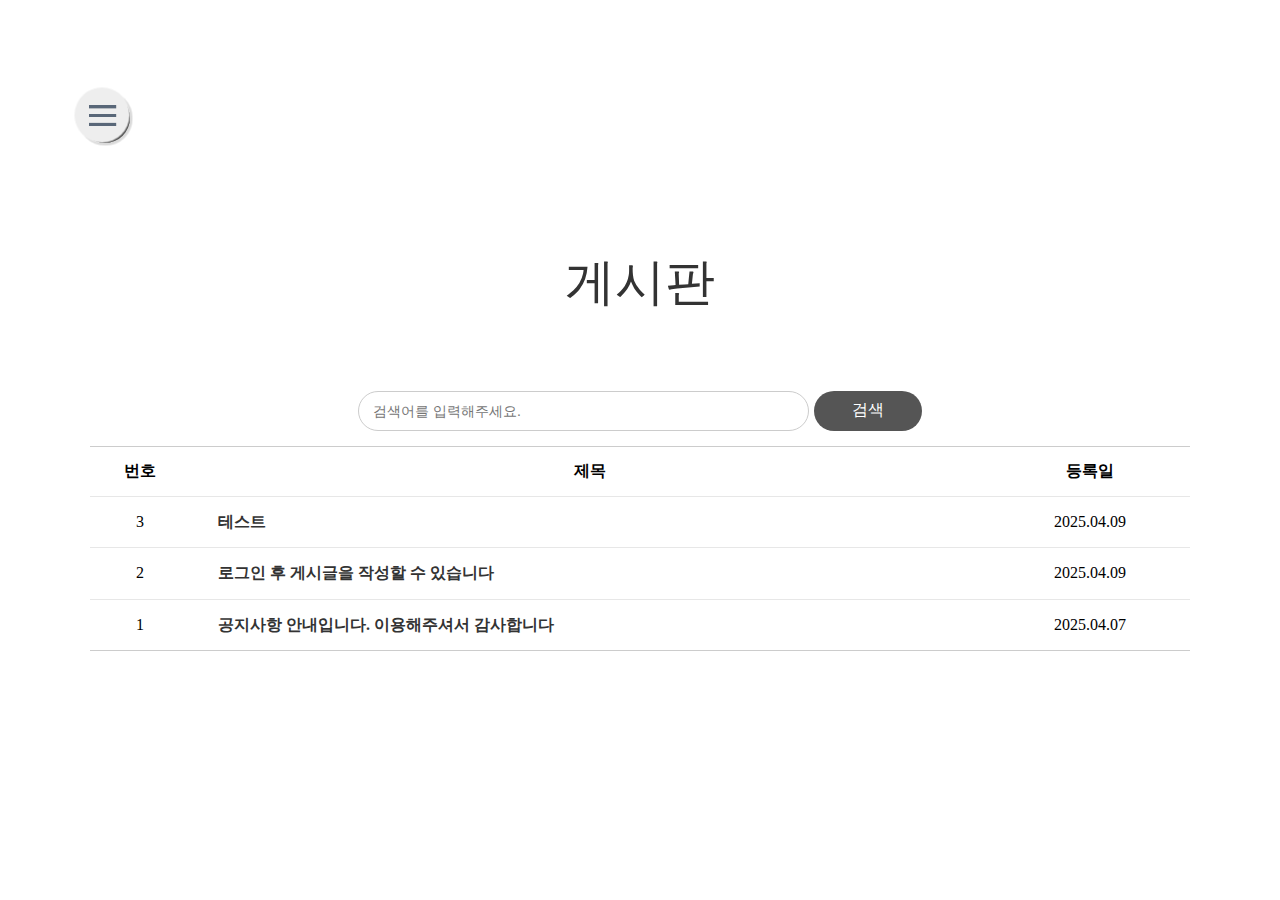
<file: board/board.html>
<!DOCTYPE html>
<html lang="en">
<head>
    <meta charset="UTF-8">
    <link rel="stylesheet" href="board.css">
    <link rel="stylesheet" href="../navi/navi.css">
</head> 
<body>
    
    <div id="navi-container"></div>
    <section class="notice">
        <div class="page-title">
              <div class="container">
                  <h3>게시판</h3>
              </div>
          </div>
          <div id="board-search">
              <div class="container">
                  <div class="search-window">
                      <form action="">
                          <div class="search-wrap">
                              <label for="search" class="blind">내용 검색</label>
                              <input id="search" type="search" name="" placeholder="검색어를 입력해주세요." value="">
                              <button type="submit" class="btn btn-dark">검색</button>
                          </div>
                      </form>
                  </div>
              </div>
          </div>
          <div id="board-list">
              <div class="container">
                  <table class="board-table">
                      <thead>
                      <tr>
                          <th scope="col" class="th-num">번호</th>
                          <th scope="col" class="th-title">제목</th>
                          <th scope="col" class="th-date">등록일</th>
                      </tr>
                      </thead>
                      <tbody>
                      <tr>
                          <td>3</td>
                          <th>
                            <a href="#!">테스트</a>
                            <p>테스트</p>
                          </th>
                          <td>2025.04.09</td>
                      </tr>
      
                      <tr>
                          <td>2</td>
                          <th><a href="#!">로그인 후 게시글을 작성할 수 있습니다</a></th>
                          <td>2025.04.09</td>
                      </tr>
      
                      <tr>
                          <td>1</td>
                          <th><a href="#!">공지사항 안내입니다. 이용해주셔서 감사합니다</a></th>
                          <td>2025.04.07</td>
                      </tr>
                      </tbody>
                  </table>
              </div>
          </div>
      
      </section>
      <script type="module" src="board.js"></script>
</body>
</html>
</file>
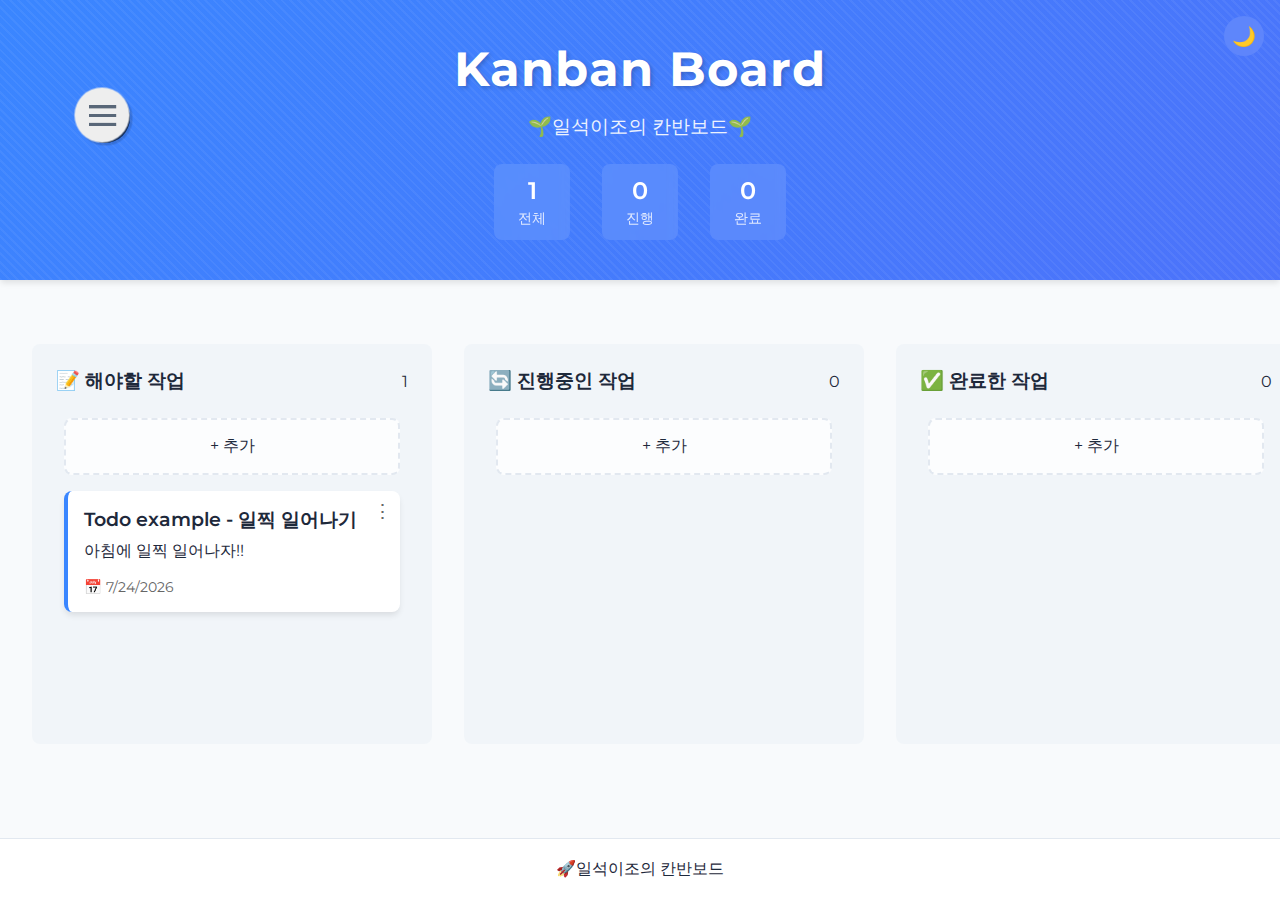
<file: kanban/kanban.html>
<!DOCTYPE html>
<html lang="en">

<head>
	<meta charset="UTF-8" />
	<meta name="viewport" content="width=device-width, initial-scale=1.0" />
	<title>Kanban Board</title>
	<link href="https://fonts.googleapis.com/css2?family=Montserrat:wght@400;600&display=swap" rel="stylesheet">
    <link rel="stylesheet" href="/kanban/kanban.css">
	<link rel="stylesheet" href="../navi/navi.css">
</head>

<body>
	<div id="navi-container"></div>
	<button class="theme-toggle" id="themeToggle">🌙</button>


	<!--------------------------------------------헤더------------------------------------------------------->
	<header class="header">
		<div class="header__content">
			<h1 class="header__title">Kanban Board</h1>
			<p class="header__subtitle">🌱일석이조의 칸반보드🌱</p>
			<div class="header__stats">
				<div class="header__stat">
					<div class="header__stat-value" id="totalTasks">0</div>
					<div class="header__stat-label">전체</div>
				</div>
				<div class="header__stat">
					<div class="header__stat-value" id="inProgressTasks">0</div>
					<div class="header__stat-label">진행</div>
				</div>
				<div class="header__stat">
					<div class="header__stat-value" id="completedTasks">0</div>
					<div class="header__stat-label">완료</div>
				</div>
			</div>
		</div>
	</header>
	<!-----------------------------------------헤더 END----------------------------------------------------->


	<!------------------------------------------main block------------------------------------------------------->
	<div class="container">
		<div class="board">
			<div class="column" id="todo">
				<div class="column__header">
					<h2 class="column__title">📝 해야할 작업</h2>
					<span class="column__count">0</span>
				</div>
				<div class="task-list">
					<div class="add-task">+ 추가</div>
				</div>
			</div>

			<div class="column" id="progress">
				<div class="column__header">
					<h2 class="column__title">🔄 진행중인 작업</h2>
					<span class="column__count">0</span>
				</div>
				<div class="task-list">
					<div class="add-task">+ 추가</div>
				</div>
			</div>

			<div class="column" id="done">
				<div class="column__header">
					<h2 class="column__title">✅ 완료한 작업</h2>
					<span class="column__count">0</span>
				</div>
				<div class="task-list">
					<div class="add-task">+ 추가</div>
				</div>
			</div>
		</div>
	</div>
	<!------------------------------------------main block------------------------------------------------------->


	<!----------------------------------------작업 추가 modal-------------------------------------------------------->
	<div class="modal" id="taskModal">
		<div class="modal__content">
			<button class="modal__close" onclick="closeModal()">&times;</button>
			<h2>작업 추가</h2>
			<br>
			<form class="task-form" id="taskForm">
				<input type="hidden" id="editTaskId">
				<input type="hidden" id="columnType">
				<div class="form-group">
					<label for="taskTitle">제목</label>
					<input type="text" id="taskTitle" required>
				</div>
				<div class="form-group">
					<label for="taskDescription">설명</label>
					<textarea id="taskDescription" rows="3"></textarea>
				</div>
				<div class="form-group">
					<label for="taskDeadline">마감기한</label>
					<input type="date" id="taskDeadline">
				</div>
				<div class="form-group">
					<label>라벨 색상</label>
					<div class="color-picker">
						<input type="color" id="taskColor" value="#3a86ff">
						<span>할일에 표시될 색상을 선택해주세요!</span>
					</div>
				</div>
				<button type="submit" class="btn">Add Task</button>
			</form>
		</div>
	</div>
	<!----------------------------------------작업 추가 modal END---------------------------------------------------->


	<!-------------------------------------------공통 확인 modal ---------------------------------------------------->
	<div class="modal" id="confirmationModal">
		<div class="modal__content">
			<div class="confirmation-check">✅</div>
			<p id="confirmationMessage"></p>
		</div>
	</div>
	<!-------------------------------------------공통 확인 modal END------------------------------------------------->


	<!---------------------------------------------삭제 확인 modal ---------------------------------------------------->
	<div class="modal" id="deleteConfirmationModal">
		<div class="modal__content">
			<h3>🗑️할일 삭제🗑️</h3>
			<br>
			<p>정말로 삭제하시겠습니까?</p>
			<div style="display: flex; gap: 1rem; justify-content: center; margin-top: 1.5rem;">
				<button class="btn" id="cancelDeleteBtn">취소</button>
				<button class="btn" style="background: var(--accent)" id="confirmDeleteBtn">삭제</button>
			</div>
		</div>
	</div>
	<!-------------------------------------------삭제 확인 modal END------------------------------------------------->

	
	<!----------------------------------------Footer---------------------------------------------------------->
	<footer class="footer">
		<div class="social-links">
            🚀일석이조의 칸반보드
		</div>
	</footer>
	<!----------------------------------------Footer END------------------------------------------------------>

</body>

<script type="module" src="/kanban/kanban.js"></script>

</html>
</file>
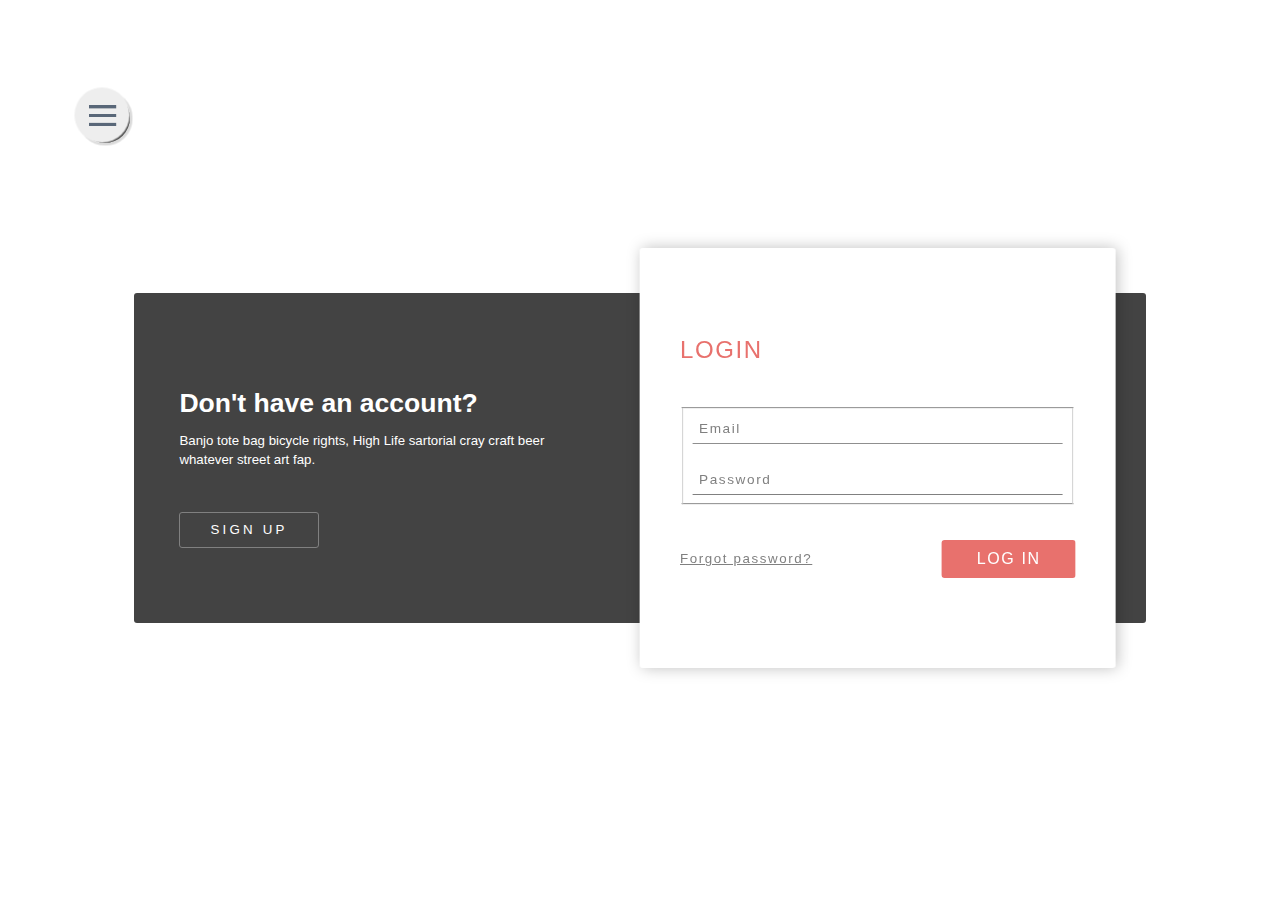
<file: login/login.html>
<!DOCTYPE html>
<html lang="en">
    <head>
        <link rel="stylesheet" href="login.css">
      <link rel="stylesheet" href="../navi/navi.css">
    </head>
    <body>
<section class="user">
  <div id="navi-container"></div>
    <div class="user_options-container">
      
      <div class="user_options-text">
        
        <div class="user_options-unregistered">
          
          <h2 class="user_unregistered-title">Don't have an account?</h2>
          <p class="user_unregistered-text">Banjo tote bag bicycle rights, High Life sartorial cray craft beer whatever street art fap.</p>
          <button class="user_unregistered-signup" id="signup-button">Sign up</button>
        </div>
  
        <div class="user_options-registered">
          <h2 class="user_registered-title">Have an account?</h2>
          <p class="user_registered-text">Banjo tote bag bicycle rights, High Life sartorial cray craft beer whatever street art fap.</p>
          <button class="user_registered-login" id="login-button">Login</button>
        </div>
      </div>
      
      <div class="user_options-forms" id="user_options-forms">
        <div class="user_forms-login">
          <h2 class="forms_title">Login</h2>
          <form class="forms_form">
            <fieldset class="forms_fieldset">
              <div class="forms_field">
                <input type="email" placeholder="Email" class="forms_field-input" required autofocus />
              </div>
              <div class="forms_field">
                <input type="password" placeholder="Password" class="forms_field-input" required />
              </div>
            </fieldset>
            <div class="forms_buttons">
              <button type="button" class="forms_buttons-forgot">Forgot password?</button>
              <input type="submit" value="Log In" class="forms_buttons-action">
            </div>
          </form>
        </div>
        <div class="user_forms-signup">
          <h2 class="forms_title">Sign Up</h2>
          <form class="forms_form">
            <fieldset class="forms_fieldset">
              <div class="forms_field">
                <input type="text" placeholder="Full Name" class="forms_field-input" required />
              </div>
              <div class="forms_field">
                <input type="email" placeholder="Email" class="forms_field-input" required />
              </div>
              <div class="forms_field">
                <input type="password" placeholder="Password" class="forms_field-input" required />
              </div>
            </fieldset>
            <div class="forms_buttons">
              <input type="submit" value="Sign up" class="forms_buttons-action">
            </div>
          </form>
        </div>
      </div>
    </div>
  </section>
  <script type="module"  src="login.js"></script>
  </body>
</file>
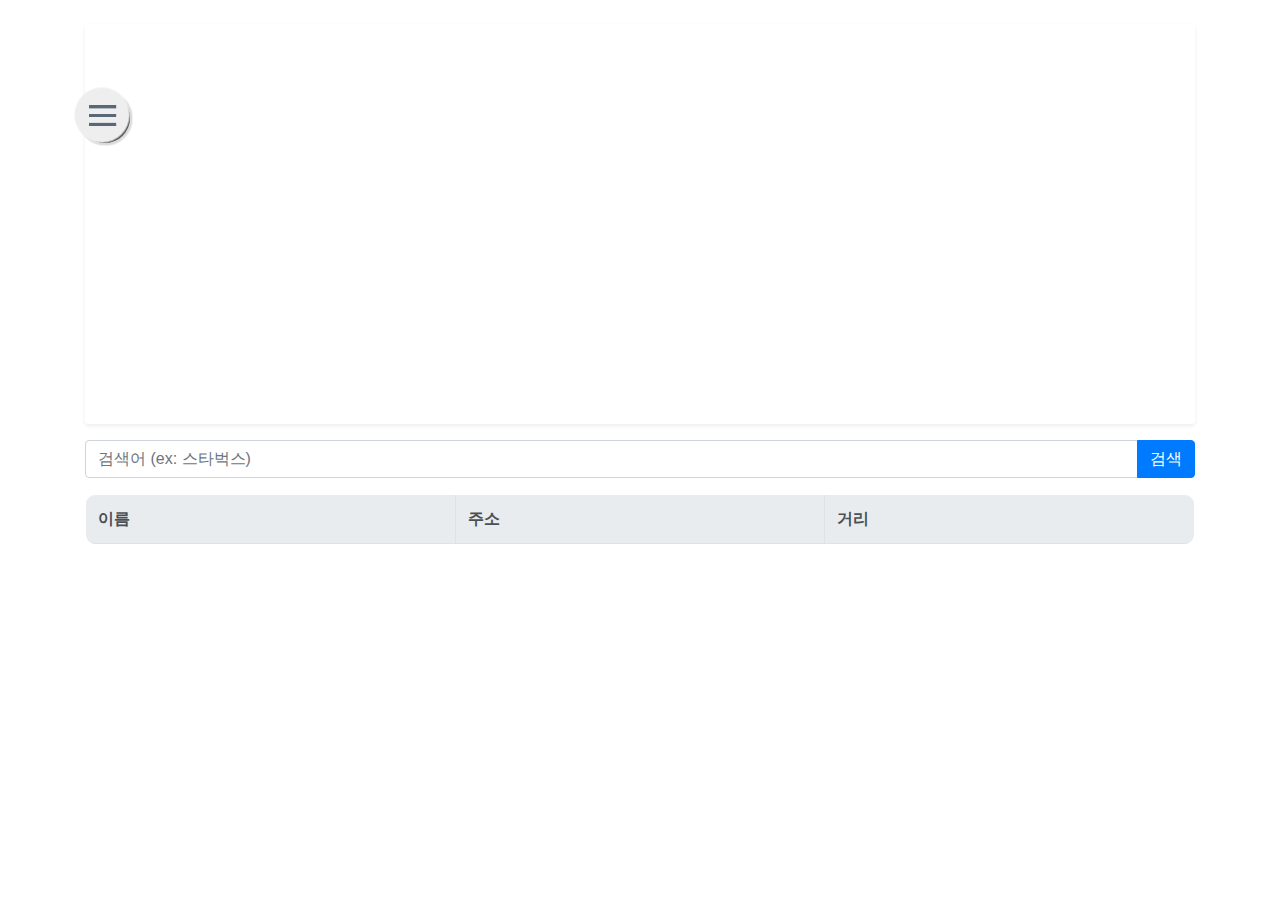
<file: map/map.html>
<!DOCTYPE html>
<html>
<head>
  <meta charset="utf-8" />
  <title>카카오맵 + 위치 기반 검색</title>
  <link rel="stylesheet" href="https://maxcdn.bootstrapcdn.com/bootstrap/4.5.2/css/bootstrap.min.css">
  <script src="https://dapi.kakao.com/v2/maps/sdk.js?appkey=9bd597e55f422e229194c0f36c363412&libraries=services"></script>
  <link rel="stylesheet" href="../navi/navi.css">
  <style>
    #map {
      width: 100%;
      height: 400px;
    }
    .table {
  border-radius: 10px; /* 테이블 모서리 둥글게 */
  overflow: hidden; /* 테이블 안의 내용이 둥글게 표시되도록 */
  background-color: rgba(255, 255, 255, 0.3); /* 테이블 배경 반투명 흰색 */
}
  </style>
</head>
<body>
  <div id="navi-container"></div>
  <div class="container mt-4">
    <div id="map" class="mb-3 rounded shadow-sm"></div>
    <div class="input-group mb-3">
      <input type="text" id="keyword" class="form-control" placeholder="검색어 (ex: 스타벅스)">
      <div class="input-group-append">
        <button class="btn btn-primary" onclick="searchPlaces()">검색</button>
      </div>
    </div>
    <table id="placesList" class="table table-bordered table-hover">
      <thead class="thead-light">
        <tr>
          <th>이름</th>
          <th>주소</th>
          <th>거리</th>
        </tr>
      </thead>
      <tbody></tbody>
    </table>
  </div>

  <script>
    let map;
    let ps;
    let markers = [];
    let userLatLng;
    const tbody = document.querySelector('#placesList tbody');
    
    window.onload = function() {
      navigator.geolocation.getCurrentPosition(onSuccess, onError);
      
      function onSuccess(position) {
        const lat = position.coords.latitude;
        const lng = position.coords.longitude;
        userLatLng = new kakao.maps.LatLng(lat, lng);
        
        const mapContainer = document.getElementById('map');
        const mapOption = { center: userLatLng, level: 5 };
        map = new kakao.maps.Map(mapContainer, mapOption);
        ps = new kakao.maps.services.Places();
        
        new kakao.maps.Marker({ map: map, position: userLatLng });
      }
      
      function onError(error) {
        alert('위치 정보를 가져올 수 없습니다. 기본 좌표로 표시합니다.');
        userLatLng = new kakao.maps.LatLng(37.584086, 127.000696);
        const mapContainer = document.getElementById('map');
        const mapOption = { center: userLatLng, level: 5 };
        map = new kakao.maps.Map(mapContainer, mapOption);
        ps = new kakao.maps.services.Places();
      }
    }
    
    function searchPlaces() {
      if (!ps) {
        alert('지도가 아직 준비되지 않았습니다.');
        return;
      }
      const keyword = document.getElementById('keyword').value.trim();
      if (!keyword) {
        alert('검색어를 입력하세요!');
        return;
      }
      ps.keywordSearch(keyword, placesSearchCB, { location: userLatLng});
    }
    
    function placesSearchCB(data, status, pagination) {
      if (status === kakao.maps.services.Status.OK) {
        removeMarkers();
        tbody.innerHTML = '';
        data.forEach(place => {
          displayMarker(place);
          const row = document.createElement('tr');
          row.innerHTML = `
            <td style="cursor:pointer;" onclick="map.setCenter(new kakao.maps.LatLng(${place.y}, ${place.x}))">${place.place_name}</td>
            <td>${place.road_address_name || place.address_name}</td>
            <td>${place.distance ? (place.distance / 1000).toFixed(2) + ' km' : '-'}</td>
          `;
          tbody.appendChild(row);
        });
      } else {
        alert('검색 결과가 없습니다.');
      }
    }
    
    function displayMarker(place) {
      const marker = new kakao.maps.Marker({
        map: map,
        position: new kakao.maps.LatLng(place.y, place.x)
      });
      markers.push(marker);
      kakao.maps.event.addListener(marker, 'click', () => alert(place.place_name + ' 클릭됨!'));
    }
    
    function removeMarkers() {
      markers.forEach(marker => marker.setMap(null));
      markers = [];
    }
  </script>
  <script type="module" src="map.js"></script>
  <script src="https://code.jquery.com/jquery-3.5.1.slim.min.js"></script>
  <script src="https://cdn.jsdelivr.net/npm/popper.js@1.16.0/dist/umd/popper.min.js"></script>
  <script src="https://stackpath.bootstrapcdn.com/bootstrap/4.5.2/js/bootstrap.min.js"></script>
</body>
</html>
</file>
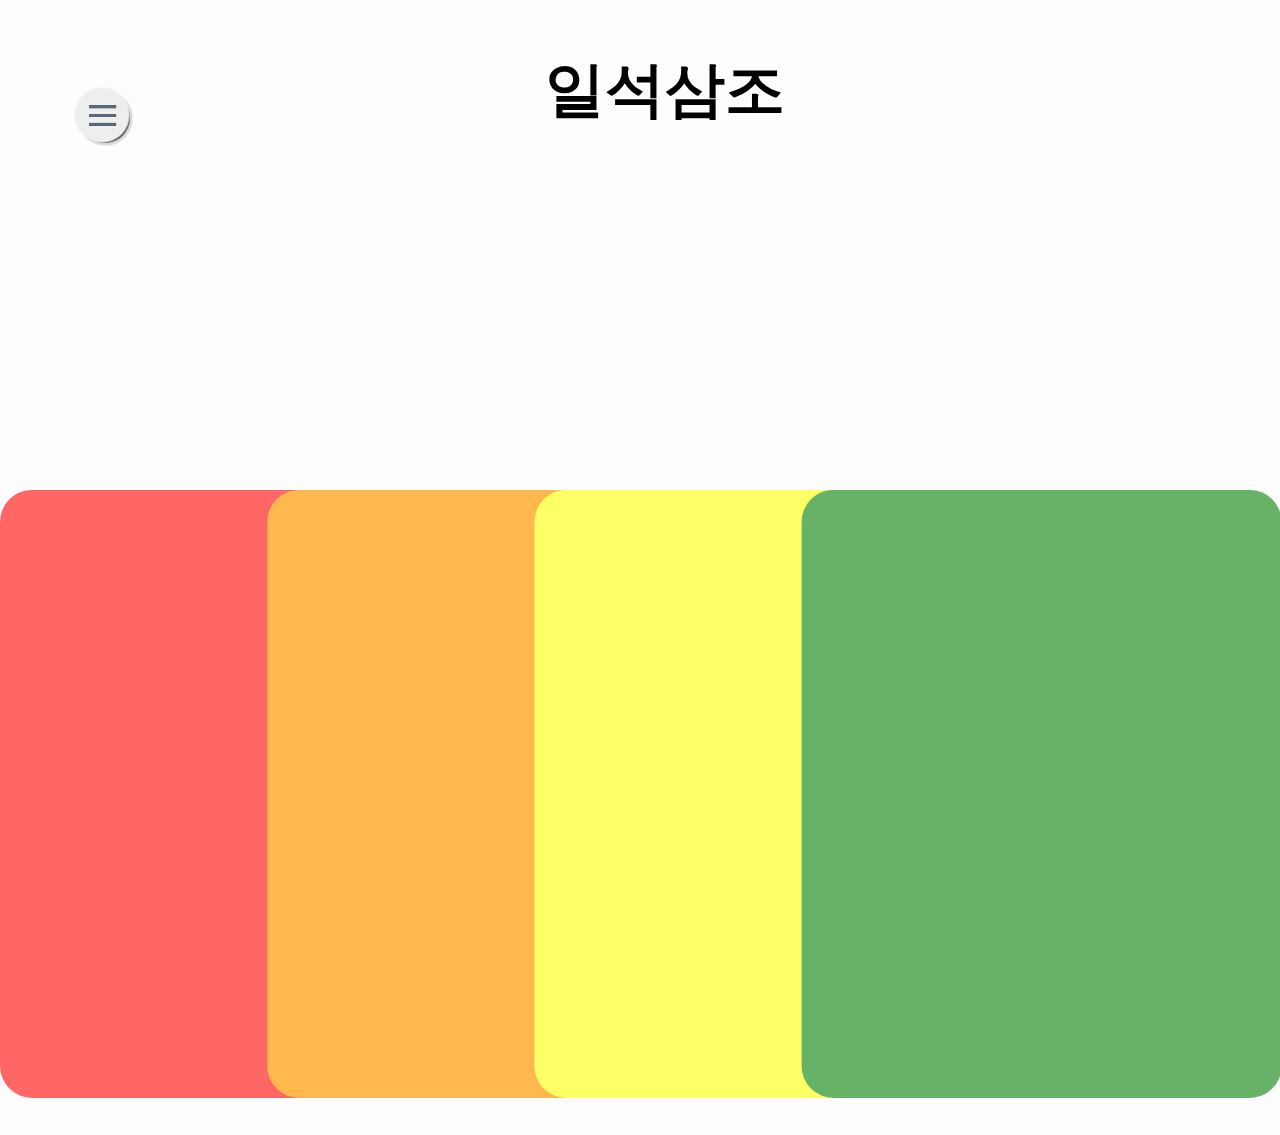
<file: team3/team3.html>
<!DOCTYPE html>
<html lang="ko">
<head>
  <meta charset="UTF-8">
  <title>Document</title>
  <link rel="stylesheet" href="team3.css">
  <link rel="stylesheet" href="../navi/navi.css">
</head>

<body>
    <h1>일석삼조</h1>
    <div id="navi-container"></div>
    <svg id="mainSVG" xmlns="http://www.w3.org/2000/svg" viewBox="0 0 800 600">
        <defs>
          <g class="colorTab">
            <rect x="0" y="-100" rx="20" width="300" height="380" fill="green"/>
            <image class="tabImage" x="10" y="40" width="280" height="200" visibility="hidden" rx="50" ry="50"/>
            
          </g>
        </defs>
      
        <g id="container"></g>
      </svg>
      
            
        <script src="https://cdnjs.cloudflare.com/ajax/libs/gsap/3.12.2/gsap.min.js"></script>
        <script type="module" src="team3.js"></script>
</body>


</html>
</file>
<file: board/board.css>
body{
  min-height: 100vh;
  margin: 0;
  display: flex;
  justify-content: center;
  align-items: center;
}


table {
    border-collapse: collapse;
    border-spacing: 0;
  }
  section.notice {
    padding: 80px 0;
  }
  
  .page-title {
    margin-bottom: 60px;
  }
  .page-title h3 {
    font-size: 50px;
    color: #333333;
    font-weight: 400;
    text-align: center;
  }
  
  #board-search .search-window {
    padding: 15px 0;
  }
  #board-search .search-window .search-wrap {
    position: relative;
    margin: 0 auto;
    width: 80%;
    max-width: 564px;
  }
  #board-search .search-window .search-wrap input {
    height: 40px;
    width: 80%;
    font-size: 14px;
    padding: 7px 14px;
    border: 1px solid #ccc;
    border-radius: 20px;
  }
  #board-search .search-window .search-wrap input:focus {
    border-color: #333;
    outline: 0;
    border-width: 1px;
  }
  #board-search .search-window .search-wrap .btn {
    position: absolute;
    right: 0;
    top: 0;
    bottom: 0;
    width: 108px;
    padding: 0;
    font-size: 16px;
  }
  
  .board-table {
    /* font-size: 13px; */
    width: 100%;
    border-top: 1px solid #ccc;
    border-bottom: 1px solid #ccc;
  }
  
  .board-table a {
    color: #333;
    display: inline-block;
    line-height: 1.4;
    word-break: break-all;
    vertical-align: middle;
  }
  .board-table a:hover {
    text-decoration: underline;
  }
  .board-table th {
    text-align: center;
  }
  
  .board-table .th-num {
    width: 100px;
    text-align: center;
  }
  
  .board-table .th-date {
    width: 200px;
  }
  
  .board-table th, .board-table td {
    padding: 14px 0;
  }
  
  .board-table tbody td {
    border-top: 1px solid #e7e7e7;
    text-align: center;
  }
  
  .board-table tbody th {
    padding-left: 28px;
    padding-right: 14px;
    border-top: 1px solid #e7e7e7;
    text-align: left;
  }
  
  .board-table tbody th p{
    display: none;
  }
  
  .btn {
    display: inline-block;
    padding: 0 30px;
    font-size: 15px;
    font-weight: 400;
    background: transparent;
    text-align: center;
    white-space: nowrap;
    vertical-align: middle;
    -ms-touch-action: manipulation;
    touch-action: manipulation;
    cursor: pointer;
    -webkit-user-select: none;
    -moz-user-select: none;
    -ms-user-select: none;
    user-select: none;
    border: 1px solid transparent;
    text-transform: uppercase;
    -webkit-border-radius: 0;
    -moz-border-radius: 0;
    border-radius: 20px;
    -webkit-transition: all 0.3s;
    -moz-transition: all 0.3s;
    -ms-transition: all 0.3s;
    -o-transition: all 0.3s;
    transition: all 0.3s;
  }
  
  .btn-dark {
    background: #555;
    color: #fff;
  }
  
  .btn-dark:hover, .btn-dark:focus {
    background: #373737;
    border-color: #373737;
    color: #fff;
  }
  
  .btn-dark {
    background: #555;
    color: #fff;
  }
  
  .btn-dark:hover, .btn-dark:focus {
    background: #373737;
    border-color: #373737;
    color: #fff;
  }
  
  /* reset */
  
  * {
    list-style: none;
    text-decoration: none;
    padding: 0;
    margin: 0;
    box-sizing: border-box;
  }
  .clearfix:after {
    content: '';
    display: block;
    clear: both;
  }
  .container {
    width: 1100px;
    margin: 50 auto;
  }
  .blind {
    position: absolute;
    overflow: hidden;
    clip: rect(0 0 0 0);
    margin: -1px;
    width: 1px;
    height: 1px;
  }
</file>
<file: navi/navi.css>
a {
    color: inherit;
 }
 
 .menu-item,
 .menu-open-button {
   font-family: "Lato", sans-serif;
    background: #EEEEEE;
    border-radius: 100%;
    width: 50px;
    height: 50px;
    margin-left: -25px; 
    line-height: 50px;
    position: absolute;
    color: #FFFFFF;
    text-align: center;
    -webkit-transform: translate3d(0, 0, 0);
    transform: translate3d(0, 0, 0);
    -webkit-transition: -webkit-transform ease-out 200ms;
    transition: -webkit-transform ease-out 200ms;
    transition: transform ease-out 200ms;
    transition: transform ease-out 200ms, -webkit-transform ease-out 200ms;
    z-index: 1;
 }
 
 
 
 .menu-open {
    display: none;
 }
 
 .lines {
    width: 25px;
    height: 3px;
    background: #596778;
    display: block;
    position: absolute;
    top: 50%;
    left: 50%;
    margin-left: -12.5px;
    margin-top: -1.5px;
    -webkit-transition: -webkit-transform 200ms;
    transition: -webkit-transform 200ms;
    transition: transform 200ms;
    transition: transform 200ms, -webkit-transform 200ms;
    
 }
 
 .line-1 {
    -webkit-transform: translate3d(0, -8px, 0);
    transform: translate3d(0, -8px, 0);
 }
 
 .line-2 {
    -webkit-transform: translate3d(0, 0, 0);
    transform: translate3d(0, 0, 0);
 }
 
 .line-3 {
    -webkit-transform: translate3d(0, 8px, 0);
    transform: translate3d(0, 8px, 0);
 }
 
 .menu-open:checked + .menu-open-button .line-1 {
    -webkit-transform: translate3d(0, 0, 0) rotate(45deg);
    transform: translate3d(0, 0, 0) rotate(45deg);
 }
 
 .menu-open:checked + .menu-open-button .line-2 {
    -webkit-transform: translate3d(0, 0, 0) scale(0.1, 1);
    transform: translate3d(0, 0, 0) scale(0.1, 1);
 }
 
 .menu-open:checked + .menu-open-button .line-3 {
    -webkit-transform: translate3d(0, 0, 0) rotate(-45deg);
    transform: translate3d(0, 0, 0) rotate(-45deg);
 }
 
 .menu {
    margin: auto;
    position: absolute;
    top: 10%; /* 상단 여백 */
    left: 8%; /* 우측 여백 */
    /* width: 80px;
    height: 80px; */
    text-align: center;
    box-sizing: border-box;
    font-size: 26px;
 }
 
 
 /* .menu-item {
    transition: all 0.1s ease 0s;
 } */
 
 .menu-item:hover {
    background: #EEEEEE;
    color: #3290B1;
 }
 
 /* .menu-item:nth-child(3) {
    -webkit-transition-duration: 180ms;
    transition-duration: 180ms;
 }
 
 .menu-item:nth-child(4) {
    -webkit-transition-duration: 180ms;
    transition-duration: 180ms;
 }
 
 .menu-item:nth-child(5) {
    -webkit-transition-duration: 180ms;
    transition-duration: 180ms;
 }
 
 .menu-item:nth-child(6) {
    -webkit-transition-duration: 180ms;
    transition-duration: 180ms;
 }
 
 .menu-item:nth-child(7) {
    -webkit-transition-duration: 180ms;
    transition-duration: 180ms;
 }
 
 .menu-item:nth-child(8) {
    -webkit-transition-duration: 180ms;
    transition-duration: 180ms;
 }
 
 .menu-item:nth-child(9) {
    -webkit-transition-duration: 180ms;
    transition-duration: 180ms;
 } */
 
 .menu-open-button {
    z-index: 2;
    -webkit-transition-timing-function: cubic-bezier(0.175, 0.885, 0.32, 1.275);
    transition-timing-function: cubic-bezier(0.175, 0.885, 0.32, 1.275);
    -webkit-transition-duration: 400ms;
    transition-duration: 400ms;
    -webkit-transform: scale(1.1, 1.1) translate3d(0, 0, 0);
    transform: scale(1.1, 1.1) translate3d(0, 0, 0);
    cursor: pointer;
    box-shadow: 3px 3px 0 0 rgba(0, 0, 0, 0.14);
 }
 
 .menu-open-button:hover {
    -webkit-transform: scale(1.2, 1.2) translate3d(0, 0, 0);
    transform: scale(1.2, 1.2) translate3d(0, 0, 0);
 }
 
 .menu-open:checked + .menu-open-button {
    -webkit-transition-timing-function: linear;
    transition-timing-function: linear;
    -webkit-transition-duration: 200ms;
    transition-duration: 200ms;
    -webkit-transform: scale(0.8, 0.8) translate3d(0, 0, 0);
    transform: scale(0.8, 0.8) translate3d(0, 0, 0);
 }
 
 .menu-open:checked ~ .menu-item {
    -webkit-transition-timing-function: cubic-bezier(0.935, 0, 0.34, 1.33);
    transition-timing-function: cubic-bezier(0.935, 0, 0.34, 1.33);
 }
 
 .menu-open:checked ~ .menu-item:nth-child(3) {
    transition-duration: 180ms;
    -webkit-transition-duration: 180ms;
    -webkit-transform: translate3d(0.06271px, -78.74998px, 0);
    transform: translate3d(0.06271px, -78.74998px, 0);
}

.menu-open:checked ~ .menu-item:nth-child(4) {
    transition-duration: 280ms;
    -webkit-transition-duration: 280ms;
    -webkit-transform: translate3d(68.20995px, -39.35690px, 0);
    transform: translate3d(68.20995px, -39.35690px, 0);
}

.menu-open:checked ~ .menu-item:nth-child(5) {
    transition-duration: 380ms;
    -webkit-transition-duration: 380ms;
    -webkit-transform: translate3d(68.20995px, 39.35690px, 0);
    transform: translate3d(68.20995px, 39.35690px, 0);
}

.menu-open:checked ~ .menu-item:nth-child(6) {
    transition-duration: 480ms;
    -webkit-transition-duration: 480ms;
    -webkit-transform: translate3d(0.06271px, 78.74998px, 0);
    transform: translate3d(0.06271px, 78.74998px, 0);
}

.menu-open:checked ~ .menu-item:nth-child(7) {
    transition-duration: 580ms;
    -webkit-transition-duration: 580ms;
    -webkit-transform: translate3d(-68.14718px, 39.46548px, 0);
    transform: translate3d(-68.14718px, 39.46548px, 0);
}

.menu-open:checked ~ .menu-item:nth-child(8) {
    transition-duration: 680ms;
    -webkit-transition-duration: 680ms;
    -webkit-transform: translate3d(-68.27255px, -39.24821px, 0);
    transform: translate3d(-68.27255px, -39.24821px, 0);
}

.menu-open:checked ~ .menu-item:nth-child(9) {
    transition-duration: 780ms;
    -webkit-transition-duration: 780ms;
    -webkit-transform: translate3d(-0.18813px, -78.74977px, 0);
    transform: translate3d(-0.18813px, -78.74977px, 0);
}
 
 .menu-item.blue {
    background: url('https://cdn-icons-png.flaticon.com/128/2948/2948025.png') no-repeat center center;
    background-size: 60%;
    background-color: #669AE1;
    box-shadow: 3px 3px 0 0 rgba(0, 0, 0, 0.14);
    text-shadow: 1px 1px 0 rgba(0, 0, 0, 0.12);
    
  }
 
  .menu-item.blue:hover {
    background-color: #ffffff;
    text-shadow: none;
 }
 
 .menu-item.green {
    background: url('https://cdn-icons-png.flaticon.com/128/5264/5264565.png') no-repeat center center;
    background-color: #70CC72;
    background-size: 60%;
    box-shadow: 3px 3px 0 0 rgba(0, 0, 0, 0.14);
    text-shadow: 1px 1px 0 rgba(0, 0, 0, 0.12);
 }
 
 .menu-item.green:hover {
    background-color: #ffffff;
    text-shadow: none;
 }
 
 .red {
    background-color: #FE4365;
    box-shadow: 3px 3px 0 0 rgba(0, 0, 0, 0.14);
    text-shadow: 1px 1px 0 rgba(0, 0, 0, 0.12);
 }
 
 .red:hover {
    color: #FE4365;
    text-shadow: none;
 }
 
 .purple {
    background-color: #C49CDE;
    box-shadow: 3px 3px 0 0 rgba(0, 0, 0, 0.14);
    text-shadow: 1px 1px 0 rgba(0, 0, 0, 0.12);
 }
 
 .purple:hover {
    color: #C49CDE;
    text-shadow: none;
 }
 
 .orange {
    background-color: #FC913A;
    box-shadow: 3px 3px 0 0 rgba(0, 0, 0, 0.14);
    text-shadow: 1px 1px 0 rgba(0, 0, 0, 0.12);
 }
 
 .orange:hover {
    color: #FC913A;
    text-shadow: none;
 }
 
 .lightblue {
    background-color: #62C2E4;
    box-shadow: 3px 3px 0 0 rgba(0, 0, 0, 0.14);
    text-shadow: 1px 1px 0 rgba(0, 0, 0, 0.12);
 }
 
 .lightblue:hover {
    color: #62C2E4;
    text-shadow: none;
 }
 
 .credit {
    margin: 24px 20px 120px 0;
    text-align: right;
    color: #EEEEEE;
 }
 
 .credit a {
    padding: 8px 0;
    color: #C49CDE;
    text-decoration: none;
    transition: all 0.3s ease 0s;
 }
 
 .credit a:hover {
    text-decoration: underline;
 }
</file>
<file: kanban/kanban.css>
:root {
    --primary: #3a86ff;
    --secondary: #8338ec;
    --accent: #ff006e;
    --bg: #f8fafc;
    --card: #ffffff;
    --text: #1e293b;
    --border: #e2e8f0;
    --column-bg: #f1f5f9;
    --shadow: 0 4px 6px -1px rgb(0 0 0 / 0.1);
    --radius: 8px;
    --header-pattern: repeating-linear-gradient(45deg,
            rgba(255, 255, 255, 0.05) 0px,
            rgba(255, 255, 255, 0.05) 2px,
            transparent 2px,
            transparent 6px);
}

[data-theme="dark"] {
    --bg: #0f172a;
    --card: #1e293b;
    --text: #f1f5f9;
    --border: #334155;
    --column-bg: #1e293b;
    --shadow: 0 4px 6px -1px rgb(0 0 0 / 0.3);
    --primary: #60a5fa;
    --secondary: #818cf8;
    --accent: #f472b6;
    --text-light: #94a3b8;
    --header-pattern: repeating-linear-gradient(45deg,
            rgba(255, 255, 255, 0.03) 0px,
            rgba(255, 255, 255, 0.03) 2px,
            transparent 2px,
            transparent 6px);
}

[data-theme="dark"] .header {
    background: linear-gradient(135deg, #1e40af, #4c1d95);
}

[data-theme="dark"] .add-task {
    background: rgba(255, 255, 255, 0.02);
    border-color: var(--border);
    color: var(--text-light);
    backdrop-filter: blur(8px);
    -webkit-backdrop-filter: blur(8px);
}

[data-theme="dark"] .add-task:hover {
    background: rgba(255, 255, 255, 0.05);
    border-color: var(--primary);
    color: var(--text);
    transform: translateY(-2px);
}

[data-theme="dark"] .task {
    background: rgba(30, 41, 59, 0.8);
    box-shadow: 0 4px 6px -1px rgba(0, 0, 0, 0.2),
        0 2px 4px -1px rgba(0, 0, 0, 0.1);
    backdrop-filter: blur(8px);
    -webkit-backdrop-filter: blur(8px);
    border: 1px solid var(--border);
}

[data-theme="dark"] .task:hover {
    transform: translateY(-2px);
    box-shadow: 0 10px 15px -3px rgba(0, 0, 0, 0.3),
        0 4px 6px -2px rgba(0, 0, 0, 0.2);
    background: rgba(30, 41, 59, 0.9);
}

[data-theme="dark"] .task::after {
    color: var(--text-light);
}

[data-theme="dark"] .modal__content {
    background: var(--card);
    color: var(--text);
    border: 1px solid var(--border);
    box-shadow: 0 25px 50px -12px rgba(0, 0, 0, 0.5);
}

[data-theme="dark"] .form-group input,
[data-theme="dark"] .form-group textarea {
    background: rgba(15, 23, 42, 0.6);
    color: var(--text);
    border-color: var(--border);
}

[data-theme="dark"] .form-group input:focus,
[data-theme="dark"] .form-group textarea:focus {
    border-color: var(--primary);
    outline: none;
    box-shadow: 0 0 0 2px rgba(96, 165, 250, 0.2);
}

[data-theme="dark"] .task__date {
    color: var(--text-light);
}

[data-theme="dark"] .column.drag-over {
    background-color: rgba(96, 165, 250, 0.1);
}

[data-theme="dark"] .task-list.drag-over {
    background: rgba(255, 255, 255, 0.03);
}

[data-theme="dark"] .theme-toggle {
    background: rgba(255, 255, 255, 0.05);
    box-shadow: 0 4px 6px -1px rgba(0, 0, 0, 0.2);
}

[data-theme="dark"] .theme-toggle:hover {
    background: rgba(255, 255, 255, 0.1);
}

[data-theme="dark"] .header__stat {
    background: rgba(255, 255, 255, 0.03);
    border: 1px solid rgba(255, 255, 255, 0.1);
}

[data-theme="dark"] .btn {
    background: var(--primary);
    color: var(--text);
}

[data-theme="dark"] .btn:hover {
    background: var(--secondary);
    transform: translateY(-1px);
}

[data-theme="dark"] .modal__close {
    color: var(--text-light);
}

[data-theme="dark"] .modal__close:hover {
    color: var(--text);
}

* {
    margin: 0;
    padding: 0;
    box-sizing: border-box;
}

body {
    font-family: 'Montserrat', sans-serif;
    background: var(--bg);
    color: var(--text);
    min-height: 100vh;
    display: flex;
    flex-direction: column;
}

.header {
    background: linear-gradient(135deg, var(--primary), var(--secondary));
    background-size: 400% 400%;
    color: white;
    padding: 2.5rem 1.5rem;
    text-align: center;
    box-shadow: var(--shadow);
    position: relative;
    overflow: hidden;
    animation: gradientAnimation 15s ease infinite;
}

@keyframes gradientAnimation {
    0% {
        background-position: 0% 50%;
    }

    50% {
        background-position: 100% 50%;
    }

    100% {
        background-position: 0% 50%;
    }
}

.header::before {
    content: '';
    position: absolute;
    top: 0;
    left: 0;
    right: 0;
    bottom: 0;
    background: var(--header-pattern);
}

.header__content {
    position: relative;
    z-index: 1;
    max-width: 800px;
    margin: 0 auto;
}

.header__title {
    font-size: 3rem;
    margin-bottom: 1rem;
    text-shadow: 2px 2px 4px rgba(0, 0, 0, 0.2);
    letter-spacing: 1px;
    animation: slideDown 0.5s ease-out;
}

.header__subtitle {
    font-size: 1.2rem;
    opacity: 0.9;
    font-weight: 400;
    animation: slideUp 0.5s ease-out 0.2s backwards;
}

.header__stats {
    display: flex;
    justify-content: center;
    gap: 2rem;
    margin-top: 1.5rem;
    animation: fadeIn 0.5s ease-out 0.4s backwards;
}

.header__stat {
    background: rgba(255, 255, 255, 0.1);
    padding: 0.75rem 1.5rem;
    border-radius: var(--radius);
    backdrop-filter: blur(5px);
    -webkit-backdrop-filter: blur(5px);
}

.header__stat-value {
    font-size: 1.5rem;
    font-weight: 600;
    margin-bottom: 0.25rem;
}

.header__stat-label {
    font-size: 0.9rem;
    opacity: 0.8;
}

@keyframes slideDown {
    from {
        opacity: 0;
        transform: translateY(-20px);
    }

    to {
        opacity: 1;
        transform: translateY(0);
    }
}

@keyframes slideUp {
    from {
        opacity: 0;
        transform: translateY(20px);
    }

    to {
        opacity: 1;
        transform: translateY(0);
    }
}

@keyframes fadeIn {
    from {
        opacity: 0;
    }

    to {
        opacity: 1;
    }
}

/* Responsive adjustments */
@media (max-width: 768px) {
    .header {
        padding: 2rem 1rem;
    }

    .header__title {
        font-size: 2.5rem;
    }

    .header__stats {
        flex-direction: column;
        gap: 1rem;
        align-items: center;
    }

    .header__stat {
        width: 100%;
        max-width: 300px;
    }
}

.container {
    max-width: 1600px;
    margin: 2rem auto;
    padding: 0 2rem;
    flex: 1;
}

.board {
    display: grid;
    grid-template-columns: repeat(auto-fit, minmax(350px, 1fr));
    gap: 2rem;
    margin-top: 2rem;
    justify-content: center;
}

.column {
    background: var(--column-bg);
    border-radius: var(--radius);
    padding: 1.5rem;
    min-height: 400px;
    transition: background-color 0.2s;
}

.column.drag-over {
    background-color: rgba(58, 134, 255, 0.1);
}

.column__header {
    display: flex;
    justify-content: space-between;
    align-items: center;
    margin-bottom: 1rem;
}

.column__title {
    font-size: 1.2rem;
    font-weight: 600;
    display: flex;
    align-items: center;
    gap: 0.5rem;
}

.task-list {
    display: flex;
    flex-direction: column;
    gap: 1rem;
    min-height: 200px;
    padding: 0.5rem;
    transition: padding 0.2s;
}

.task-list.drag-over {
    padding: 1rem;
    background: rgba(255, 255, 255, 0.5);
    border-radius: var(--radius);
}

.task {
    background: var(--card);
    border-radius: var(--radius);
    padding: 1rem;
    box-shadow: var(--shadow);
    transition: transform 0.2s, opacity 0.2s;
    cursor: move;
    -webkit-user-select: none;
    user-select: none;
    position: relative;
}

.task.dragging {
    opacity: 0.5;
    cursor: grabbing;
}

.task:hover {
    transform: translateY(-2px);
    box-shadow: var(--shadow), 0 8px 16px rgba(0, 0, 0, 0.1);
}

.task::after {
    content: '⋮';
    position: absolute;
    top: 0.5rem;
    right: 0.5rem;
    font-size: 1.2rem;
    color: #666;
    cursor: pointer;
}

.task.dragging::after {
    cursor: grabbing;
}

.task__header {
    display: flex;
    justify-content: space-between;
    margin-bottom: 0.5rem;
}

.task__title {
    font-weight: 600;
}

.task__content {
    display: flex;
    flex-direction: column;
    gap: 0.5rem;
}

.task__footer {
    display: flex;
    justify-content: space-between;
    align-items: center;
    margin-top: 1rem;
    font-size: 0.9rem;
}

.task__date {
    color: #666;
}

.add-task {
    background: rgba(255, 255, 255, 0.8);
    border: 2px dashed var(--border);
    border-radius: var(--radius);
    padding: 1rem;
    text-align: center;
    cursor: pointer;
    transition: all 0.2s;
}

.add-task:hover {
    background: white;
    border-color: var(--primary);
}

/* Modal styles */
.modal {
    position: fixed;
    top: 0;
    left: 0;
    right: 0;
    bottom: 0;
    background: rgba(0, 0, 0, 0.5);
    display: none;
    justify-content: center;
    align-items: center;
    z-index: 1000;
}

.modal.show {
    display: flex;
}

.modal__content {
    background: white;
    padding: 2rem;
    border-radius: var(--radius);
    width: 90%;
    max-width: 500px;
    position: relative;
}

.modal__close {
    position: absolute;
    top: 1rem;
    right: 1rem;
    background: none;
    border: none;
    font-size: 1.5rem;
    cursor: pointer;
    color: #666;
}

.task-form {
    display: flex;
    flex-direction: column;
    gap: 1rem;
}

.form-group {
    display: flex;
    flex-direction: column;
    gap: 0.5rem;
}

.form-group label {
    font-weight: 600;
    color: var(--text);
}

.form-group input,
.form-group textarea {
    padding: 0.5rem;
    border: 1px solid var(--border);
    border-radius: var(--radius);
    font-family: inherit;
}

.picker-group {
    display: flex;
    gap: 1rem;
    align-items: center;
}

.color-picker {
    display: flex;
    align-items: center;
    gap: 1rem;
}

input[type="color"] {
    -webkit-appearance: none;
    appearance: none;
    width: 50px;
    height: 50px;
    padding: 0;
    border: none;
    border-radius: 50%;
    cursor: pointer;
    background: none;
    transition: transform 0.2s;
}

input[type="color"]::-webkit-color-swatch-wrapper {
    padding: 0;
    border: none;
    border-radius: 50%;
}

input[type="color"]::-webkit-color-swatch {
    border: 2px solid var(--border);
    border-radius: 50%;
}

input[type="color"]::-moz-color-swatch {
    border: 2px solid var(--border);
    border-radius: 50%;
}

input[type="color"]:hover {
    transform: scale(1.1);
}

.color-picker span {
    color: var(--text-light);
    font-size: 0.9rem;
}

.btn {
    padding: 0.75rem 1.5rem;
    background: var(--primary);
    color: white;
    border: none;
    border-radius: var(--radius);
    cursor: pointer;
    font-weight: 600;
    transition: all 0.2s;
}

.btn:hover {
    background: var(--secondary);
}

.task__image {
    width: 100%;
    height: 120px;
    object-fit: cover;
    border-radius: var(--radius);
    margin-top: 0.5rem;
}

@media (min-width: 1200px) {
    .board {
        grid-template-columns: repeat(3, minmax(400px, 1fr));
    }
}

.theme-toggle {
    position: fixed;
    top: 1rem;
    right: 1rem;
    z-index: 1000;
    background: rgba(255, 255, 255, 0.1);
    border: none;
    border-radius: 50%;
    width: 40px;
    height: 40px;
    cursor: pointer;
    display: flex;
    align-items: center;
    justify-content: center;
    font-size: 1.2rem;
    backdrop-filter: blur(5px);
    -webkit-backdrop-filter: blur(5px);
    transition: all 0.3s ease;
}

.theme-toggle:hover {
    transform: scale(1.1);
}

/* Footer styles */
.footer {
    margin-top: auto;
    padding: 1rem;
    background: var(--card);
    border-top: 1px solid var(--border);
    text-align: center;
    backdrop-filter: blur(10px);
    -webkit-backdrop-filter: blur(10px);
    position: sticky;
    bottom: 0;
    width: 100%;
    z-index: 10;
}

.social-links {
    display: flex;
    justify-content: center;
    gap: 1rem;
    margin: 0;
    flex-wrap: wrap;
    padding: 0.25rem;
}

.social-link {
    color: var(--text-light);
    text-decoration: none;
    display: flex;
    align-items: center;
    gap: 0.25rem;
    padding: 0.35rem 0.75rem;
    border-radius: var(--radius);
    background: rgba(255, 255, 255, 0.03);
    backdrop-filter: blur(8px);
    -webkit-backdrop-filter: blur(8px);
    transition: all 0.3s ease;
    font-size: 0.85rem;
    box-shadow: 0 2px 4px rgba(0, 0, 0, 0.1);
}

.social-link:hover {
    color: var(--text);
    background: rgba(255, 255, 255, 0.05);
    transform: translateY(-2px);
    box-shadow: 0 4px 8px rgba(0, 0, 0, 0.15);
}

@media (max-width: 768px) {
    .social-links {
        padding: 0.15rem;
    }

    .social-link {
        font-size: 0.8rem;
        padding: 0.3rem 0.6rem;
    }
}

[data-theme="dark"] .footer {
    background: rgba(30, 41, 59, 0.8);
    border-top: 1px solid rgba(255, 255, 255, 0.1);
    box-shadow: 0 -4px 6px rgba(0, 0, 0, 0.1);
}

[data-theme="dark"] .social-link {
    background: rgba(255, 255, 255, 0.02);
    box-shadow: 0 2px 4px rgba(0, 0, 0, 0.2);
}

[data-theme="dark"] .social-link:hover {
    background: rgba(255, 255, 255, 0.05);
    box-shadow: 0 4px 8px rgba(0, 0, 0, 0.3);
}

.task__actions {
    position: absolute;
    top: 0.5rem;
    right: 1.5rem;
    display: none;
    gap: 0.5rem;
}

.task:hover .task__actions {
    display: flex;
}

.action-btn {
    background: none;
    border: none;
    cursor: pointer;
    padding: 0.25rem;
    border-radius: 4px;
    transition: all 0.2s;
}

.action-btn:hover {
    background: rgba(0, 0, 0, 0.1);
}

[data-theme="dark"] .action-btn:hover {
    background: rgba(255, 255, 255, 0.1);
}

.confirmation-check {
    font-size: 4rem;
    animation: checkBounce 0.5s ease;
}

@keyframes checkBounce {
    0% {
        transform: scale(0);
    }

    50% {
        transform: scale(1.2);
    }

    100% {
        transform: scale(1);
    }
}

.modal__content {
    transition: all 0.3s ease;
}

.modal.show .modal__content {
    animation: modalSlideIn 0.3s ease;
}

@keyframes modalSlideIn {
    from {
        transform: translateY(-20px);
        opacity: 0;
    }

    to {
        transform: translateY(0);
        opacity: 1;
    }
}

#confirmationModal .modal__content {
    background: var(--card);
    color: var(--text);
    max-width: 400px;
    text-align: center;
    padding: 2rem;
}

#confirmationModal h3 {
    margin: 1rem 0;
    color: var(--primary);
}

#confirmationMessage {
    color: var(--text);
}


/*마우스 포인터 변경*/
.task {
    cursor: grab;
}

.task.dragging {
    cursor: grabbing;
}

.add-task {
    cursor: pointer;
}

.modal__close,
.action-btn {
    cursor: pointer;
}
</file>
<file: login/login.css>
/* General variables (직접 값으로 대체) */
:root {
    --bdrds: 3px;
    --white: #fff;
    --black: #000;
    --gray: gray;
    --salmon: #e8716d;
    --smoky-black: rgba(34, 34, 34, 0.85);
    --ff: 'Montserrat', sans-serif;
    --ff-body: 12px;
    --ff-light: 300;
    --ff-regular: 400;
    --ff-medium: 500;
  }
  
  /* General configs */
  * {
    box-sizing: border-box;
  }
  
  body {
    font-family: var(--ff);
    font-size: var(--ff-body);
    line-height: 1em;
  }
  
  button {
    background-color: transparent;
    padding: 0;
    border: 0;
    outline: 0;
    cursor: pointer;
  }
  
  input {
    background-color: transparent;
    padding: 0;
    border: 0;
    outline: 0;
  }
  
  input[type="submit"] {
    cursor: pointer;
  }
  
  input::placeholder {
    font-size: 0.85rem;
    font-family: var(--ff);
    font-weight: var(--ff-light);
    letter-spacing: 0.1rem;
    color: var(--gray);
  }
  
  /* Bounce to the left side */
  @keyframes bounceLeft {
    0% {
      transform: translate3d(100%, -50%, 0);
    }
    50% {
      transform: translate3d(-30px, -50%, 0);
    }
    100% {
      transform: translate3d(0, -50%, 0);
    }
  }
  
  /* Bounce to the right side */
  @keyframes bounceRight {
    0% {
      transform: translate3d(0, -50%, 0);
    }
    50% {
      transform: translate3d(calc(100% + 30px), -50%, 0);
    }
    100% {
      transform: translate3d(100%, -50%, 0);
    }
  }
  
  /* Show Sign Up form */
  @keyframes showSignUp {
    100% {
      opacity: 1;
      visibility: visible;
      transform: translate3d(0, 0, 0);
    }
  }
  
  /* Page background */
  .user {
    display: flex;
    justify-content: center;
    align-items: center;
    width: 100%;
    height: 100vh;
    background-size: cover;
  }
  
  .user_options-container {
    position: relative;
    width: 80%;
  }
  
  .user_options-text {
    display: flex;
    justify-content: space-between;
    width: 100%;
    background-color: var(--smoky-black);
    border-radius: var(--bdrds);
  }
  
  /* Registered and Unregistered user box and text */
  .user_options-registered,
  .user_options-unregistered {
    width: 50%;
    padding: 75px 45px;
    color: var(--white);
    font-weight: var(--ff-light);
  }
  
  .user_registered-title,
  .user_unregistered-title {
    margin-bottom: 15px;
    font-size: 1.66rem;
    line-height: 1em;
  }
  
  .user_unregistered-text,
  .user_registered-text {
    font-size: 0.83rem;
    line-height: 1.4em;
  }
  
  .user_registered-login,
  .user_unregistered-signup {
    margin-top: 30px;
    border: 1px solid var(--gray);
    border-radius: var(--bdrds);
    padding: 10px 30px;
    color: var(--white);
    text-transform: uppercase;
    line-height: 1em;
    letter-spacing: 0.2rem;
    transition: background-color 0.2s ease-in-out, color 0.2s ease-in-out;
  }
  
  .user_registered-login:hover,
  .user_unregistered-signup:hover {
    color: var(--smoky-black);
    background-color: var(--gray);
  }
  
  /* Login and signup forms */
  .user_options-forms {
    position: absolute;
    top: 50%;
    left: 30px;
    width: calc(50% - 30px);
    min-height: 420px;
    background-color: var(--white);
    border-radius: var(--bdrds);
    box-shadow: 2px 0 15px rgba(0, 0, 0, 0.25);
    overflow: hidden;
    transform: translate3d(100%, -50%, 0);
    transition: transform 0.4s ease-in-out;
  }
  
  .user_options-forms .user_forms-login {
    transition: opacity 0.4s ease-in-out, visibility 0.4s ease-in-out;
  }
  
  .forms_title {
    margin-bottom: 45px;
    font-size: 1.5rem;
    font-weight: var(--ff-medium);
    line-height: 1em;
    text-transform: uppercase;
    color: var(--salmon);
    letter-spacing: 0.1rem;
  }
  
  .forms_field:not(:last-of-type) {
    margin-bottom: 20px;
  }
  
  .forms_field-input {
    width: 100%;
    border-bottom: 1px solid var(--gray);
    padding: 6px 20px 6px 6px;
    font-family: var(--ff);
    font-size: 1rem;
    font-weight: var(--ff-light);
    /* darken(var(--gray), 30%) 계산: #ccc (rgb(204,204,204)) -> 약 #8f8f8f */
    color: #8f8f8f;
    letter-spacing: 0.1rem;
    transition: border-color 0.2s ease-in-out;
  }
  
  .forms_field-input:focus {
    border-color: #8f8f8f;
  }
  
  .forms_buttons {
    display: flex;
    justify-content: space-between;
    align-items: center;
    margin-top: 35px;
  }
  
  .forms_buttons-forgot {
    font-family: var(--ff);
    letter-spacing: 0.1rem;
    color: var(--gray);
    text-decoration: underline;
    transition: color 0.2s ease-in-out;
  }
  
  .forms_buttons-forgot:hover {
    /* darken(var(--gray), 10%) 계산: 약 #b8b8b8 */
    color: #b8b8b8;
  }
  
  .forms_buttons-action {
    background-color: var(--salmon);
    border-radius: var(--bdrds);
    padding: 10px 35px;
    font-size: 1rem;
    font-family: var(--ff);
    font-weight: var(--ff-light);
    color: var(--white);
    text-transform: uppercase;
    letter-spacing: 0.1rem;
    transition: background-color 0.2s ease-in-out;
  }
  
  .forms_buttons-action:hover {
    /* darken(var(--salmon), 10%) 계산: 약 #d16662 */
    background-color: #d16662;
  }
  
  .user_forms-signup,
  .user_forms-login {
    position: absolute;
    top: 70px;
    left: 40px;
    width: calc(100% - 80px);
    opacity: 0;
    visibility: hidden;
    transition: opacity 0.4s ease-in-out, visibility 0.4s ease-in-out, transform 0.5s ease-in-out;
  }
  
  .user_forms-signup {
    transform: translate3d(120px, 0, 0);
  }
  
  .user_forms-login {
    transform: translate3d(0, 0, 0);
    opacity: 1;
    visibility: visible;
  }
  
  /* Triggers */
  .user_options-forms.bounceLeft {
    animation: bounceLeft 1s forwards;
  }
  
  .user_options-forms.bounceLeft .user_forms-signup {
    animation: showSignUp 1s forwards;
  }
  
  .user_options-forms.bounceLeft .user_forms-login {
    opacity: 0;
    visibility: hidden;
    transform: translate3d(-120px, 0, 0);
  }
  
  .user_options-forms.bounceRight {
    animation: bounceRight 1s forwards;
  }
  
  /* Responsive 990px */
  @media screen and (max-width: 990px) {
    .user_options-forms {
      min-height: 350px;
    }
    .forms_buttons {
      flex-direction: column;
    }
    .user_forms-login .forms_buttons-action {
      margin-top: 30px;
    }
    .user_forms-signup,
    .user_forms-login {
      top: 40px;
    }
    .user_options-registered,
    .user_options-unregistered {
      padding: 50px 45px;
    }
  }
</file>
<file: team3/team3.css>
body {
    transition: background-color 0.5s ease;
    overflow: hidden;
    text-align:center;
     /* display: flex; */
    height: 100%;
    width: 100%;
    margin: 0;
    padding: 0;
   }
   
   svg {
    width: 100%;
    height: 100%;
    visibility: hidden;
    
   }
   
   text {
       fill: #000000;
       font-size: 1rem;
   }

   h1 {
    font-size: 60px;
    margin-top: 50px;
    margin-left: 50px;
  }
</file>
